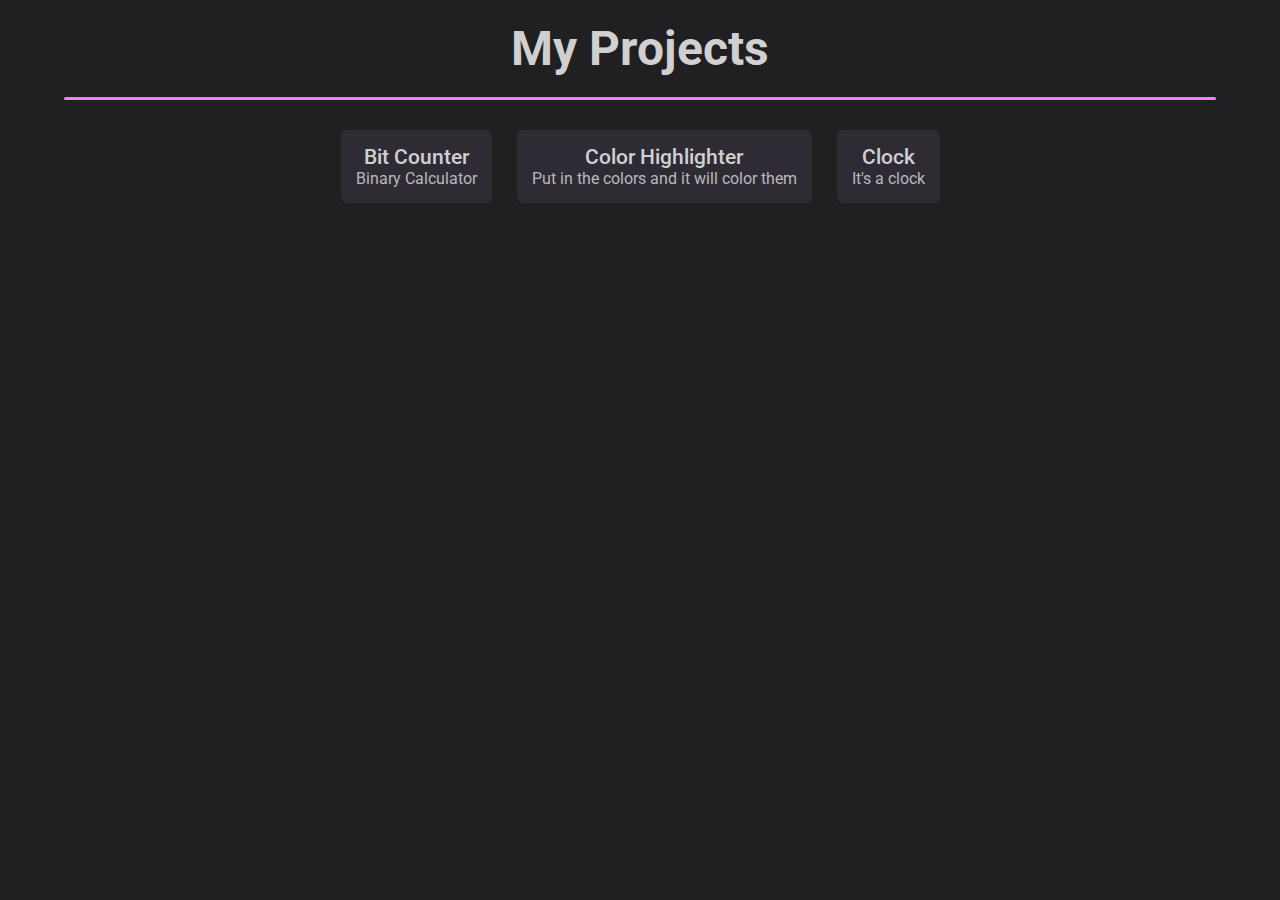
<file: index.html>
<!DOCTYPE html>
<html lang="en">

<head>


    <!-- Meta -->
    <meta charset="UTF-8">
    <meta http-equiv="X-UA-Compatible" content="IE=edge">
    <meta name="viewport" content="width=device-width, initial-scale=1.0">
    <meta name="author" content="awa">


    <!-- Display -->
    <link rel="icon" type="image/x-icon" href="/images/favicon.ico">
    <title>doko</title>


    <!-- Local CSS and JS -->
    <link rel="stylesheet" href="index.css">
    <script src="index.js"></script>


    <!-- Util -->
    <link rel="stylesheet" href="/util/util.css">
    <script src="/util/util.js"></script>


    <!-- Font -->
    <link rel="preconnect" href="https://fonts.googleapis.com">
    <link rel="preconnect" href="https://fonts.gstatic.com" crossorigin>
    <link
        href="https://fonts.googleapis.com/css2?family=Roboto:ital,wght@0,100;0,300;0,400;0,500;0,700;0,900;1,100;1,300;1,400;1,500;1,700;1,900&display=swap"
        rel="stylesheet">


</head>

<body onload="init();">

    <p class="title">My Projects</p>
    <div class="divider"></div>
    <div id="page-list"></div>

</body>

</html>
</file>
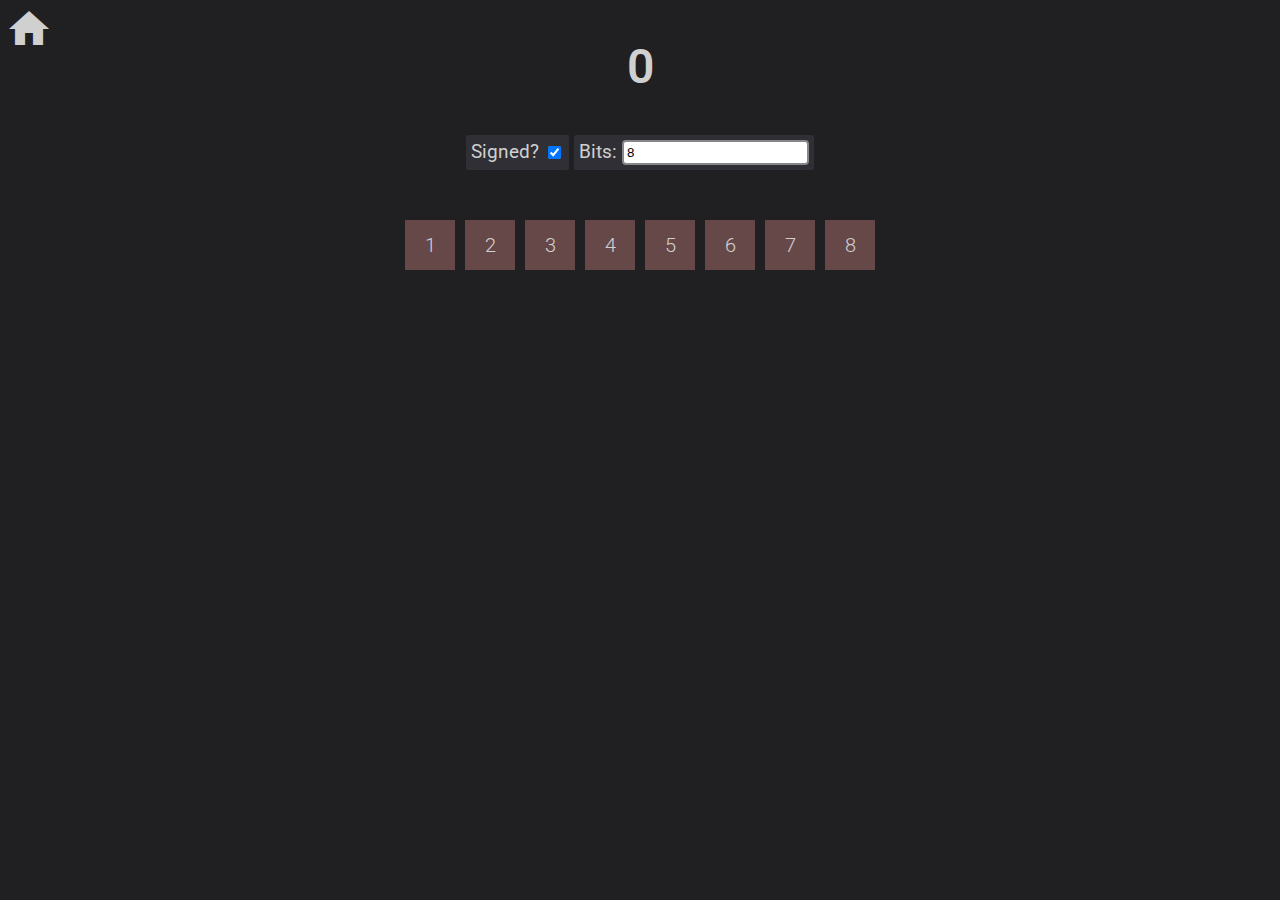
<file: pages/bit-calc/index.html>
<!DOCTYPE html>
<html lang="en">

<head>



    <!-- Meta -->
    <meta charset="UTF-8">
    <meta http-equiv="X-UA-Compatible" content="IE=edge">
    <meta name="viewport" content="width=device-width, initial-scale=1.0">
    <meta name="author" content="awa">


    <!-- Display -->
    <link rel="icon" type="image/x-icon" href="/images/favicon.ico">
    <title>default title haha - doko</title>


    <!-- Local CSS and JS -->
    <link rel="stylesheet" href="index.css">
    <script src="index.js"></script>


    <!-- Util -->
    <link rel="stylesheet" href="/util/util.css">
    <script src="/util/util.js"></script>


    <!-- Font -->
    <link rel="preconnect" href="https://fonts.googleapis.com">
    <link rel="preconnect" href="https://fonts.gstatic.com" crossorigin>
    <link
        href="https://fonts.googleapis.com/css2?family=Roboto:ital,wght@0,100;0,300;0,400;0,500;0,700;0,900;1,100;1,300;1,400;1,500;1,700;1,900&display=swap"
        rel="stylesheet">


    <!-- Icons -->
    <link rel="stylesheet" href="https://fonts.googleapis.com/icon?family=Material+Icons">


</head>

<body onload="init();">

    <br><br>

    <p id="result">0</p>

    <div id="settings">

        <div>
            <label>Signed?</label>
            <input type="checkbox" id="signed" checked="checked">
        </div>

        <div>
            <label>Bits:</label>
            <input type="number" id="bits" class="util-inputbox" value="8">
        </div>

    </div>

    <div id="bitlist"></div>


</body>

</html>
</file>
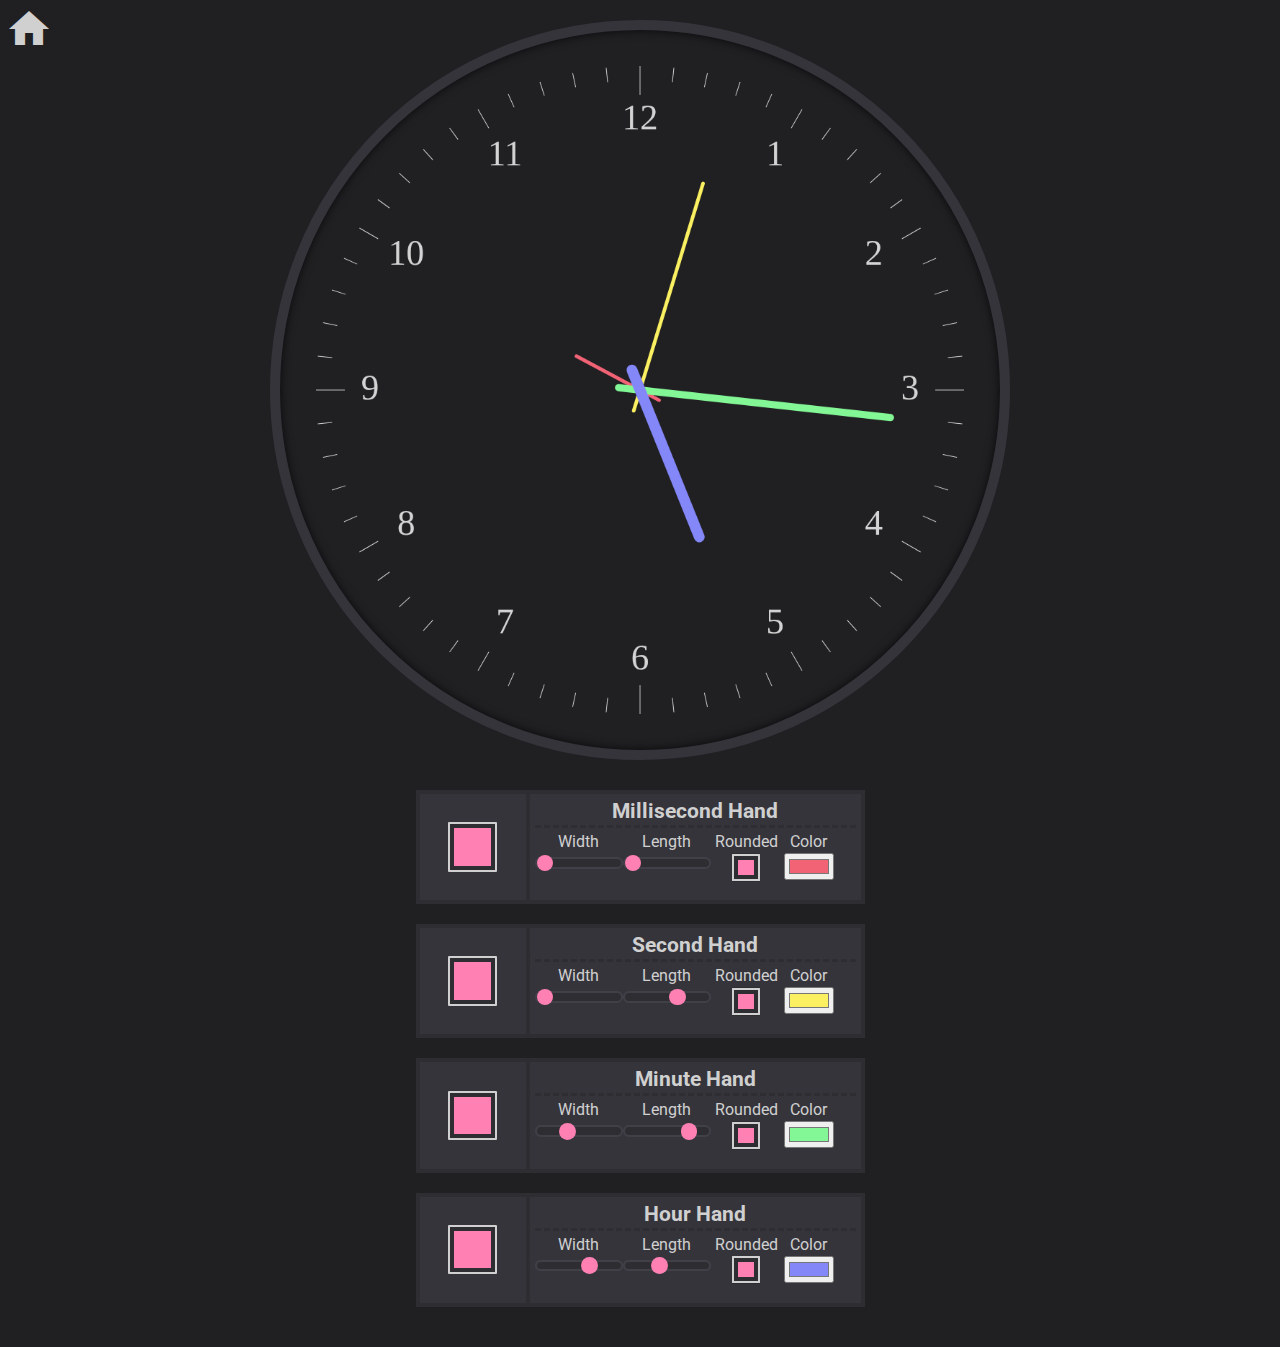
<file: pages/clock/index.html>
<!DOCTYPE html>
<html lang="en">

<head>


    <!-- Meta -->
    <meta charset="UTF-8">
    <meta http-equiv="X-UA-Compatible" content="IE=edge">
    <meta name="viewport" content="width=device-width, initial-scale=1.0">
    <meta name="author" content="awa">


    <!-- Display -->
    <link rel="icon" type="image/x-icon" href="/images/favicon.ico">
    <title>default title haha - doko</title>


    <!-- Local CSS and JS -->
    <link rel="stylesheet" href="index.css">
    <script src="index.js"></script>


    <!-- Util -->
    <link rel="stylesheet" href="/util/util.css">
    <script src="/util/util.js"></script>


    <!-- Font -->
    <link rel="preconnect" href="https://fonts.googleapis.com">
    <link rel="preconnect" href="https://fonts.gstatic.com" crossorigin>
    <link
        href="https://fonts.googleapis.com/css2?family=Roboto:ital,wght@0,100;0,300;0,400;0,500;0,700;0,900;1,100;1,300;1,400;1,500;1,700;1,900&display=swap"
        rel="stylesheet">


    <!-- Icons -->
    <link rel="stylesheet" href="https://fonts.googleapis.com/icon?family=Material+Icons">


</head>
<body onload="init();">

    <!-- Main Container -->
    <div id="container">

        <!-- Canvas -->
        <div id="canvas">
            <canvas id="base" width="1000" height="1000"></canvas>
            <canvas id="hands" width="1000" height="1000"></canvas>
        </div>


        <!-- Controls -->
        <div id="controls">

            <!-- Hand Controls -->
            <div id="handcontrols">

                <!-- Millisecond Hand -->
                <div class="handcontrol" id="millisecondhand">
                    <div class="checkbox util-checkbox"><input type="checkbox" checked="checked"><div></div></div>
                    <div class="handcontrolright">
                        
                        <div class="title">Millisecond Hand</div>
                        <div class="handcontrolbody">
                            <div><p>Width</p><input type="range" min="5" max="20"  value="5" data-id="width"></div>
                            <div><p>Length</p><input type="range" min="100" max="400" value="100" data-id="length"></div>
                            <div><p>Rounded</p><div class="util-checkbox"><input type="checkbox" data-id="rounded" checked=true><div></div></div></div>
                            <div><p>Color</p><input type="color" data-id="color" value="#f26376"></div>
                        </div>
                    </div>
                </div>
    

                <!-- Second Hand -->
                <div class="handcontrol" id="secondhand">
                    <div class="checkbox util-checkbox"><input type="checkbox" checked="checked"><div></div></div>
                    <div class="handcontrolright">

                        <div class="title">Second Hand</div>
                        <div class="handcontrolbody">
                            <div><p>Width</p><input type="range" min="5" max="20" value="1" data-id="width"></div>
                            <div><p>Length</p><input type="range" min="100" max="400" value="300" data-id="length"></div>
                            <div><p>Rounded</p><div class="util-checkbox"><input type="checkbox" data-id="rounded" checked=true><div></div></div></div>
                            <div><p>Color</p><input type="color" data-id="color" value="#faf061"></div>
                        </div>
                    </div>
                </div>
    

                <!-- Minute Hand -->
                <div class="handcontrol" id="minutehand">
                    <div class="checkbox util-checkbox"><input type="checkbox" checked="checked"><div></div></div>
                    <div class="handcontrolright">

                        <div class="title">Minute Hand</div>
                        <div class="handcontrolbody">
                            <div><p>Width</p><input type="range" min="5" max="20" value="10" data-id="width"></div>
                            <div><p>Length</p><input type="range" min="100" max="400" value="350" data-id="length"></div>
                            <div><p>Rounded</p><div class="util-checkbox"><input type="checkbox" data-id="rounded" checked=true><div></div></div></div>
                            <div><p>Color</p><input type="color" data-id="color" value="#83f796"></div>
                        </div>
                    </div>
                </div>
    

                <!-- Hour Hand -->
                <div class="handcontrol" id="hourhand">
                    <div class="checkbox util-checkbox"><input type="checkbox" checked="checked"><div></div></div>
                    <div class="handcontrolright">

                        <div class="title">Hour Hand</div>
                        <div class="handcontrolbody">
                            <div><p>Width</p><input type="range" min="5" max="20" value="15" data-id="width"></div>
                            <div><p>Length</p><input type="range" min="100" max="400" value="220" data-id="length"></div>
                            <div><p>Rounded</p><div class="util-checkbox"><input type="checkbox" data-id="rounded" checked=true><div></div></div></div>
                            <div><p>Color</p><input type="color" data-id="color" value="#8387f7"></div>
                        </div>
                    </div>
                </div>

            </div>

            <!-- Base Controls -->
            <div id="basecontrols">

            </div>

        </div>

        
    </div>
</body>
</html>
</file>
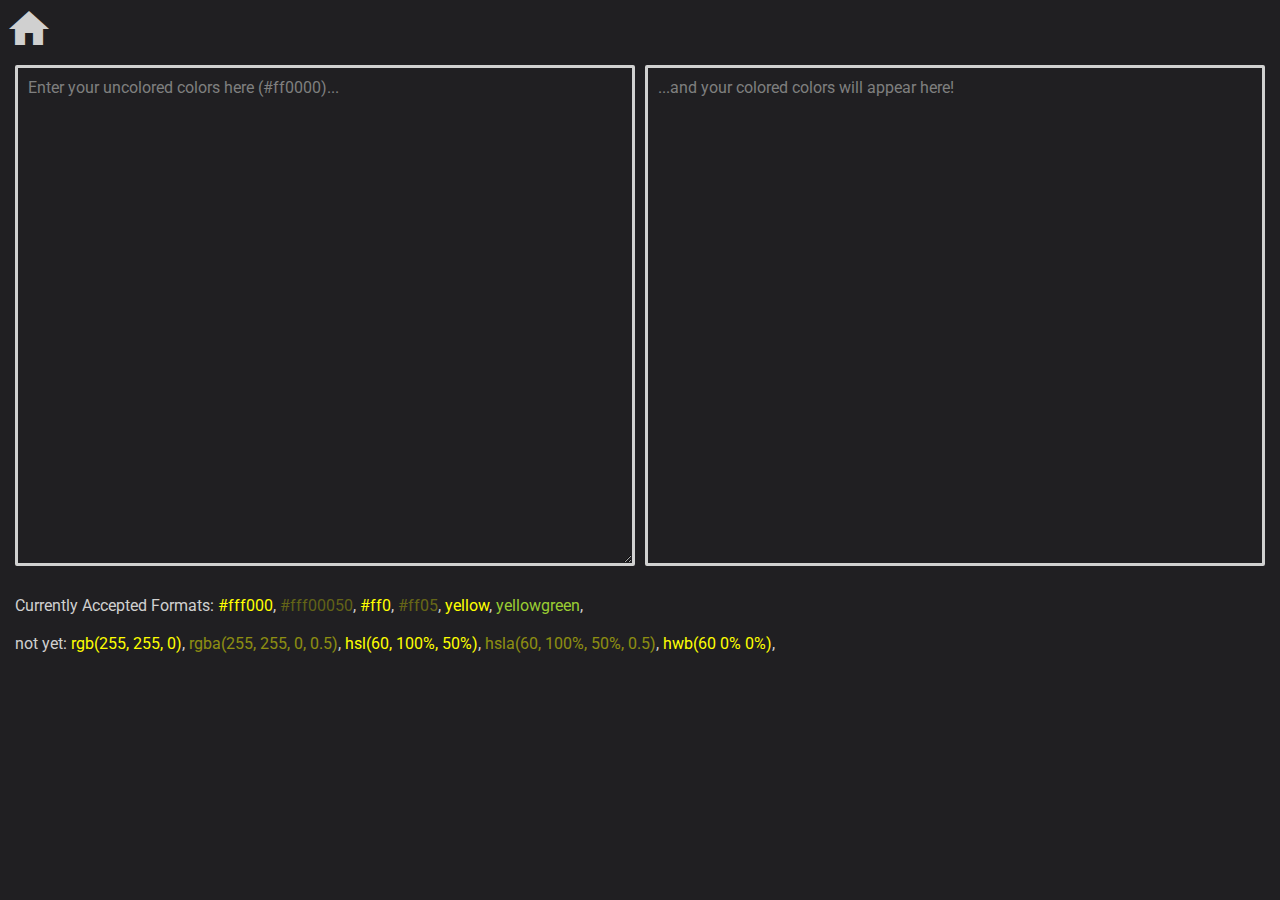
<file: pages/color-highlight/index.html>
<!DOCTYPE html>
<html lang="en">

<head>

    <!-- Meta -->
    <meta charset="UTF-8">
    <meta http-equiv="X-UA-Compatible" content="IE=edge">
    <meta name="viewport" content="width=device-width, initial-scale=1.0">
    <meta name="author" content="awa">


    <!-- Display -->
    <link rel="icon" type="image/x-icon" href="/images/favicon.ico">
    <title>Color Highlighter - doko</title>
    <link rel="preconnect" href="https://fonts.googleapis.com">
    <link rel="preconnect" href="https://fonts.gstatic.com" crossorigin>
    <link
        href="https://fonts.googleapis.com/css2?family=Roboto:ital,wght@0,100;0,300;0,400;0,500;0,700;0,900;1,100;1,300;1,400;1,500;1,700;1,900&display=swap"
        rel="stylesheet">
    <link rel="stylesheet" href="https://fonts.googleapis.com/icon?family=Material+Icons">

    <!-- Local CSS and JS -->
    <link rel="stylesheet" href="index.css">
    <script src="index.js"></script>


    <!-- Util -->
    <link rel="stylesheet" href="/util/util.css">
    <script src="/util/util.js"></script>

    <!-- JQuery -->
    <script src="https://ajax.googleapis.com/ajax/libs/jquery/3.6.0/jquery.min.js"></script>

</head>

<body onload="init();">

    <div id="io">
        <textarea id="input" rows="25" placeholder="Enter your uncolored colors here (#ff0000)..."></textarea>
        <div id="output" class="util-placeholder" data-placeholder="...and your colored colors will appear here!"></div>
    </div>

    <div id="info">
        <div>
            Currently Accepted Formats:
            <span style="color: #ffff00;">#fff000</span>,
            <span style="color: #ffff0050;">#fff00050</span>,
            <span style="color: #ff0;">#ff0</span>,
            <span style="color: #ff05;">#ff05</span>,
            <span style="color: yellow;">yellow</span>,
            <span style="color: yellowgreen;">yellowgreen</span>,

            <br><br>not yet:
            <span style="color: rgb(255, 255, 0);">rgb(255, 255, 0)</span>,
            <span style="color: rgba(000255, 255, 0, 0.5);">rgba(255, 255, 0, 0.5)</span>,
            <span style="color: hsl(60, 100%, 50%);">hsl(60, 100%, 50%)</span>,
            <span style="color: hsla(60, 100%, 50%, 0.5);">hsla(60, 100%, 50%, 0.5)</span>,
            <span style="color: hwb(60 0% 0%);">hwb(60 0% 0%)</span>,


        </div>
    </div>

</body>

</html>
</file>
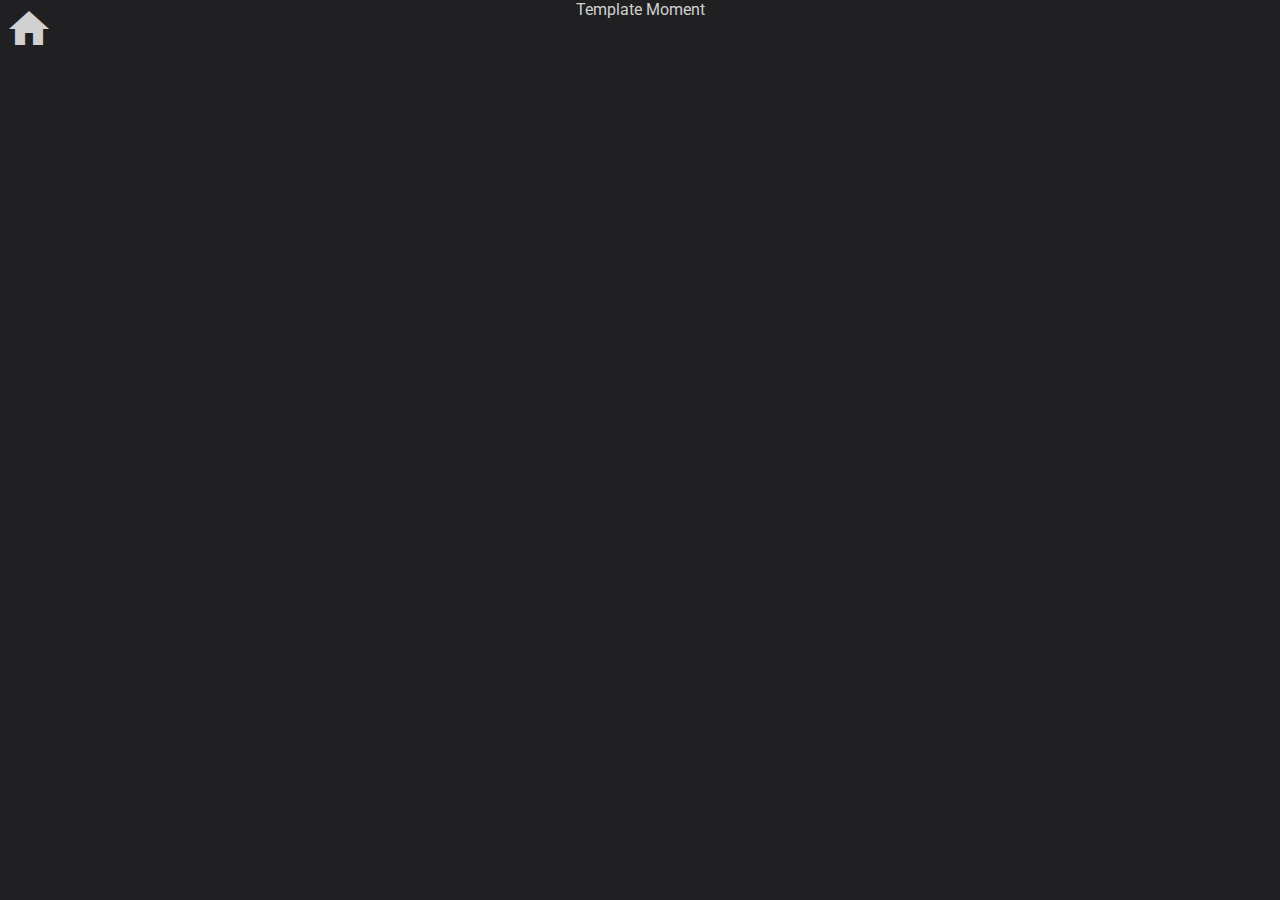
<file: pages/template/index.html>
<!DOCTYPE html>
<html lang="en">

<head>


    <!-- Meta -->
    <meta charset="UTF-8">
    <meta http-equiv="X-UA-Compatible" content="IE=edge">
    <meta name="viewport" content="width=device-width, initial-scale=1.0">
    <meta name="author" content="awa">


    <!-- Display -->
    <link rel="icon" type="image/x-icon" href="/images/favicon.ico">
    <title>default title haha - doko</title>


    <!-- Local CSS and JS -->
    <link rel="stylesheet" href="index.css">
    <script src="index.js"></script>


    <!-- Util -->
    <link rel="stylesheet" href="/util/util.css">
    <script src="/util/util.js"></script>


    <!-- Font -->
    <link rel="preconnect" href="https://fonts.googleapis.com">
    <link rel="preconnect" href="https://fonts.gstatic.com" crossorigin>
    <link
        href="https://fonts.googleapis.com/css2?family=Roboto:ital,wght@0,100;0,300;0,400;0,500;0,700;0,900;1,100;1,300;1,400;1,500;1,700;1,900&display=swap"
        rel="stylesheet">


    <!-- Icons -->
    <link rel="stylesheet" href="https://fonts.googleapis.com/icon?family=Material+Icons">


</head>

<body onload="init();">

    <p>Template Moment</p>

</body>

</html>
</file>
<file: index.css>
/* Base */
body {
    margin: 0;
    padding: 0;

    font-family: 'Roboto', sans-serif;
    background-color: var(--bg-color);
    color: var(--font-color);
    display: flex;
    flex-direction: column;
    justify-content: center;
    gap: 0;

    width: 100%;
}

p {
    margin: 0;
    padding: 0;
}




.title {
    font-weight: bold;
    font-size: 3em;
    text-align: center;
    padding: 20px;
    padding-bottom: 0;
}

.divider {
    margin: 20px auto;
    width: 90%;
    height: 3px;
    content: "";
    background-color: var(--hi-color);
    border-radius: 10px;
}

.test {

    color: white;

    color: #fff;
    color: #ffff;

    color: #ffffff;
    color: #ffffffff;

    color: hwb(0 100% 0%);

    color: hsl(0, 0%, 100%);
    color: hsla(0, 0%, 100%, 1);

    color: rgb(255, 255, 255);
    color: rgba(255, 255, 255, 1);

}






/* Pages */
.large-title {
    margin: auto;

    font-weight: 600;
    padding: 10px;
    font-size: 4em;
    width: max-content;
    border-bottom: 2px solid var(--font-color);
    margin-bottom: 20px;
}

#page-list {
    align-self: center;
    max-width: 90vw;
    display: flex;
    width: max-content;
    flex-wrap: wrap;
    justify-content: center;
    align-items: center;
    gap: 25px;
    margin: 10px;
}

.page-link {
    text-decoration: none;
    color: inherit;
    max-width: 25em;
}

.page {

    transition: outline 100ms ease-out;
    justify-content: center;
    padding: 15px;

    background-color: #2f2b35;

    cursor: pointer;

    border-radius: 6px;
    word-wrap: normal;

    outline-color: var(--hi-color);
}

.page:hover {
    outline: 4px solid var(--hi-color);
}

.p-title {
    font-weight: 500;
    text-align: center;
    font-size: 1.3em;
}

.p-desc {
    color: var(--font-color-2)
}


/* 
.page {
    text-decoration: none;
    color: inherit;
    max-width: 20em;
}



.page > * {
    justify-content: center;
    margin: 10px;
    padding: 6px;

    background-color: #2a2533;

    cursor: pointer;

    border-radius: 8px;
    word-wrap: normal;
}

.page > * > * {
    margin: 0;
    padding: 5px;
}

.p-title {
    font-weight: 500;
    text-align: center;
    font-size: 1.3em;
} */
</file>
<file: util/util.css>
:root {
    --font-color: #d0d0d0;
    --font-color-2: #b9b9b9;

    --bg-color: #201f22;
    --hi-color: #fff;
    --hi-color-2: #fff;

    --accent-color-1: #2e2d32;
    --accent-color-2: #35343b;
    --accent-color-3: #414048;
    --accent-color-4: #53525d;
    --accent-color-5: #61606d;
}



/* Custom Highlight Color */
::selection {
    color: #242324;
    background: #ffb7b7;
    /* WebKit/Blink Browsers */
}

::-moz-selection {
    color: #242324;
    background: #ffb7b7;
    /* Gecko Browsers */
}



/* Home Button */
.back-button {
    position: absolute;
    top: 0;
    left: 0;
    z-index: 1;

    margin: 5px;

    color: inherit;
    text-decoration: none;
    cursor: pointer;
    user-select: none;

    transition: color 200ms;
}

.back-button:hover {
    color: var(--hi-color);
}

.back-button i {
    font-size: 3em;
}



/* Placeholder Text */
.util-placeholder:empty::before {
    content: attr(data-placeholder);
}

.util-placeholder:empty::before,
::placeholder {
    font-size: 1em;
    color: #7f7f7f;
}



/* Custom Sliders */
input[type="range"] {
    -webkit-appearance: none;
    appearance: none;

    width: 100%;
    height: 15%;
    background: var(--accent-color-1);
    border-radius: 10px;
    margin: 4px;
    border: 2px solid var(--accent-color-3);
}
input[type="range"]::-webkit-slider-thumb {
    -webkit-appearance: none;
    appearance: none;
    width: 20%;
    border-radius: 50%;
    aspect-ratio: 1 / 1;
    background: var(--hi-color);
    cursor: pointer;
}
input[type="range"]:hover::-webkit-slider-thumb {
    background: var(--hi-color-2);
}



/* Custom Checkbox */
.util-checkbox {
    height: 100%;
    aspect-ratio: 1 / 1;
    
    background-color: var(--accent-color-2);
    box-shadow: inset 0 0 0 4px var(--accent-color-1);
    position: relative;

}
.util-checkbox input[type="checkbox"] {
    -webkit-appearance: none;
    appearance: none;
    margin: 0;
    font: inherit;
    color: currentColor;
    width: 100%;
    height: 100%;
    z-index: 1;
    
    cursor: pointer;
}

.util-checkbox div {
    background-color: var(--accent-color-3);
    left: 0; 
    right: 0; 
    top: 0;
    bottom: 0;
    margin: auto;
    width: 80%;
    aspect-ratio: 1 / 1;
    position: absolute;
    border-radius: 2%;
    transition-duration: 0.05s;

    box-shadow: inset 0 0 0 4px var(--accent-color-1);
    border: 2px solid var(--font-color);
}
.util-checkbox input[type="checkbox"]:hover ~ div {
    background-color: var(--accent-color-4);
}

.util-checkbox input[type="checkbox"]:checked:hover ~ div {
    background-color: var(--hi-color-2);
}

.util-checkbox[data-checked="true"] div {
    background-color: var(--hi-color);
}
.util-checkbox[data-checked="false"] ~ .handcontrolright {
    opacity: 70%;
    pointer-events: none;
}



/* Custom Input Box */
.util-inputbox {
    border-radius: 4px;
    padding: 3px;
    border: 2px solid #878787;
    background-color: #ffffff;
    /* -moz-appearance: textfield; */
}

/* .util-inputbox::-webkit-outer-spin-button,
.util-inputbox::-webkit-inner-spin-button {
    -webkit-appearance: none;
    margin: 0;
} */

.util-inputbox:focus {
    outline: none;
}

.util-inputbox:hover {
    border: 2px solid #4d4d4d;
}
</file>
<file: pages/bit-calc/index.css>
/* Base */
body {
    font-family: 'Roboto', sans-serif;
    background-color: var(--bg-color);
    color: var(--font-color);

    margin: 0;
    padding: 0;
    width: 100%;

    display: flex;
    flex-direction: column;
    align-items: center;
}

p {
    margin: 0;
    padding: 0;
}

/* Real Stuff */
#result {
    font-weight: 600;
    font-size: 3em;
}

#bitlist {
    font-weight: 300;
    display: flex;
    gap: 10px;
    width: 80%;

    justify-content: center;
    flex-direction: row;
    flex-wrap: wrap;
    padding: 10px;
}

.bitlabel {
    user-select: none;
    cursor: pointer;
    text-align: center;
    width: 2em;
    height: 2em;
    line-height: 2em;
    font-size: 20px;
    padding: 5px;

    background-color: rgb(103, 72, 72);
    display: inline-block;
}

.bitlabel:hover {
    background-color: rgb(125, 86, 86);
}

.bitinput {
    display: none;
}

.bitinput:checked+.bitlabel {
    background-color: rgb(92, 149, 92);
}

.bitinput:checked+.bitlabel:hover {
    background-color: rgb(112, 179, 112);
}


/* Settings */
#settings {
    display: flex;
    margin: 40px;
    font-size: 1.2em;
    flex-direction: row;
    gap: 5px;
}

#settings>* {
    display: flex;
    align-items: left;
    gap: 5px;
    padding: 5px;

    border-radius: 2px;
    background-color: #2f2f35;

}
</file>
<file: pages/clock/index.css>
/* Base */
body {
    font-family: 'Roboto', sans-serif;
    background-color: var(--bg-color);
    color: var(--font-color);

    margin: 0;
    padding: 0;
    width: 100%;
    height: 100%;

    display: flex;
    flex-direction: column;
    align-items: center;
}

p {
    margin: 0;
    padding: 0;
}

#container {
    width: 100%;
    height: 100%;
}



/* Controls */
#controls * { display: flex; }
#controls {
    display: flex;
    justify-content: center;
    margin-bottom: 30px;
}



/* Hand Controls */
#handcontrols {
    flex-direction: column;
}
.handcontrol {
    flex-direction: row;
    margin: 10px;
}
.handcontrolright {
    flex-direction: column;
    width: 100%;
    border: 4px solid var(--accent-color-1);
    border-left: none;
    background-color: var(--accent-color-2);
    padding: 5px;
}
.title {
    font-weight: bold;
    font-size: 1.3em;
    justify-content: center;
    border-bottom: 3px dashed var(--accent-color-1);
    padding-bottom: 2px;
}
.handcontrolbody {
    flex-direction: row;
    justify-content: center;
    padding-right: 20px;
}
.handcontrolbody > div {
    padding: 2px;
    flex-direction: column;
    justify-content: flex-start;
    align-items: center;
    user-select: none;
}
.handcontrolbody p {
    height: max-content;
    padding: 2px;
}



.checkbox {
    height: 100%;
    box-shadow: inset 0 0 0 4px var(--accent-color-1);
}
.checkbox div {
    width: 40% !important;
}




#canvas {
    margin: 20px auto;

    position: relative;
    max-width: 80vh;
    aspect-ratio: 1 / 1;
    border-radius: 100%;

    border: 10px solid var(--accent-color-2);
    box-shadow: inset 0 0 10px 0px rgba(0,0,0,0.75);
}

canvas {
    position: absolute;

    width: 100%;
    height: 100%;
}


/* 



input[type="checkbox"] {
    -webkit-appearance: none;
    appearance: none;
    background-color: #fff;
    margin: 0;
    font: 25;
    color: currentColor;
    border: 0.15em solid currentColor;
    border-radius: 0.15em;
    transform: translateY(-0.075em);
}

/* Controls *
.controls {
    display: flex;
    flex-direction: column;
    margin-bottom: 40px;
}
.controls * { display: flex; }

.control {
    flex-direction: row;
    width: max-content;
    background-color: #2f2b35;
}

/* Left *
.controlleft{
    flex: 1 0 calc(25% - 10px);
}

.controlleft:after{
    content: '';
    display: block;
    padding-bottom: 100%;
}

.chechbox {
}

/* Right *
.controlright {
    flex-direction: column;
}

/* Top *
.title {
    justify-content: center;
}

.inputs {
    flex-direction: row;
}


.inputs > * {
    align-items: center;
    flex-direction: column;
}


#container {
    display: flex;
    justify-content: center;
    align-items: center;

    max-width: 100%;
    max-height: 100%;
    height: 100%;
}

#container:after {
    content: "";
    display: block;
    padding-bottom: 100%;
}

#canvas {
    display: flex;
    justify-content: center;
    align-items: center;

    width: 100%;
    height: 100%;
}

canvas {
    width: 95%;
    max-height: 95%;

    display: flex;
    background-color: white;
} */
</file>
<file: pages/color-highlight/index.css>
/* Base */
body {
    font-family: 'Roboto', sans-serif;
    background-color: var(--bg-color);
    color: var(--font-color);

    margin: 0;
    padding: 0;
    width: 100%;

    display: flex;
    flex-direction: column;
    align-items: center;

    margin-top: 50px;
}

p {
    margin: 0;
    padding: 0;
}

#io {
    display: flex;
    flex-direction: row;
    width: 100%;
    padding: 10px;
    box-sizing: border-box;
    height: max-content;
    min-height: 40px;
}

#io > * {
    outline: none;
    padding: 10px;
    font: inherit;
    flex-direction: column;
    border-radius: 2px;
    margin: 5px;
    background-color: transparent;
    color: var(--font-color);
    display: flex;
    flex-grow: 1;
    flex-basis: 0;
    border: 3px solid var(--font-color);
    background-color: transparent;
}

#io > *:focus {
    border: 3px solid var(--hi-color);
}

#info {
    display: flex;
    width: 100%;
}

#info div {
    padding: 15px;
}
</file>
<file: pages/template/index.css>
/* Base */
body {
    font-family: 'Roboto', sans-serif;
    background-color: var(--bg-color);
    color: var(--font-color);

    margin: 0;
    padding: 0;
    width: 100%;

    display: flex;
    flex-direction: column;
    align-items: center;
}

p {
    margin: 0;
    padding: 0;
}
</file>
